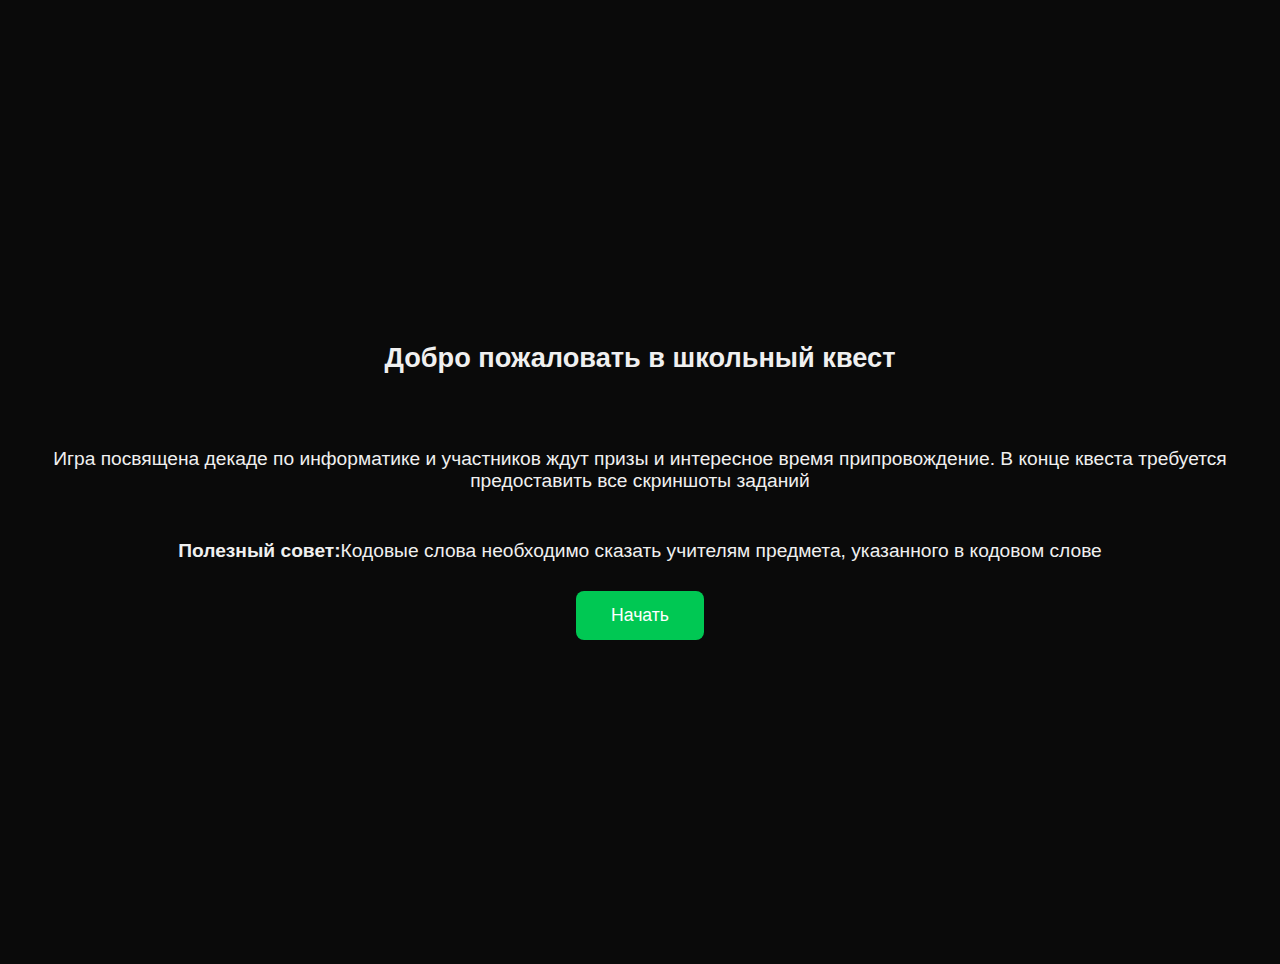
<file: index.html>
<!DOCTYPE html>
<html lang="en">
<head>
    <meta charset="UTF-8">
    <link rel="icon" href="emblem.jpg" type="image/jpg">
    <link rel="stylesheet" href="style.css">
    <meta name="viewport" content="width=device-width, initial-scale=1.0">
    <title>Welcome</title>
 
    </head>
    <body>
    
      <h1>Добро пожаловать в школьный квест</h1>
      <p>Игра посвящена декаде по информатике и участников ждут призы и интересное время припровождение.
          В конце квеста требуется предоставить все скриншоты заданий
       </p>
      <p><strong>Полезный совет:</strong>Кодовые слова необходимо сказать учителям предмета, указанного в кодовом слове </p>
      
      <button onclick="location.href='quest1.html'">Начать</button>
    
    </body>
    </html>
</file>
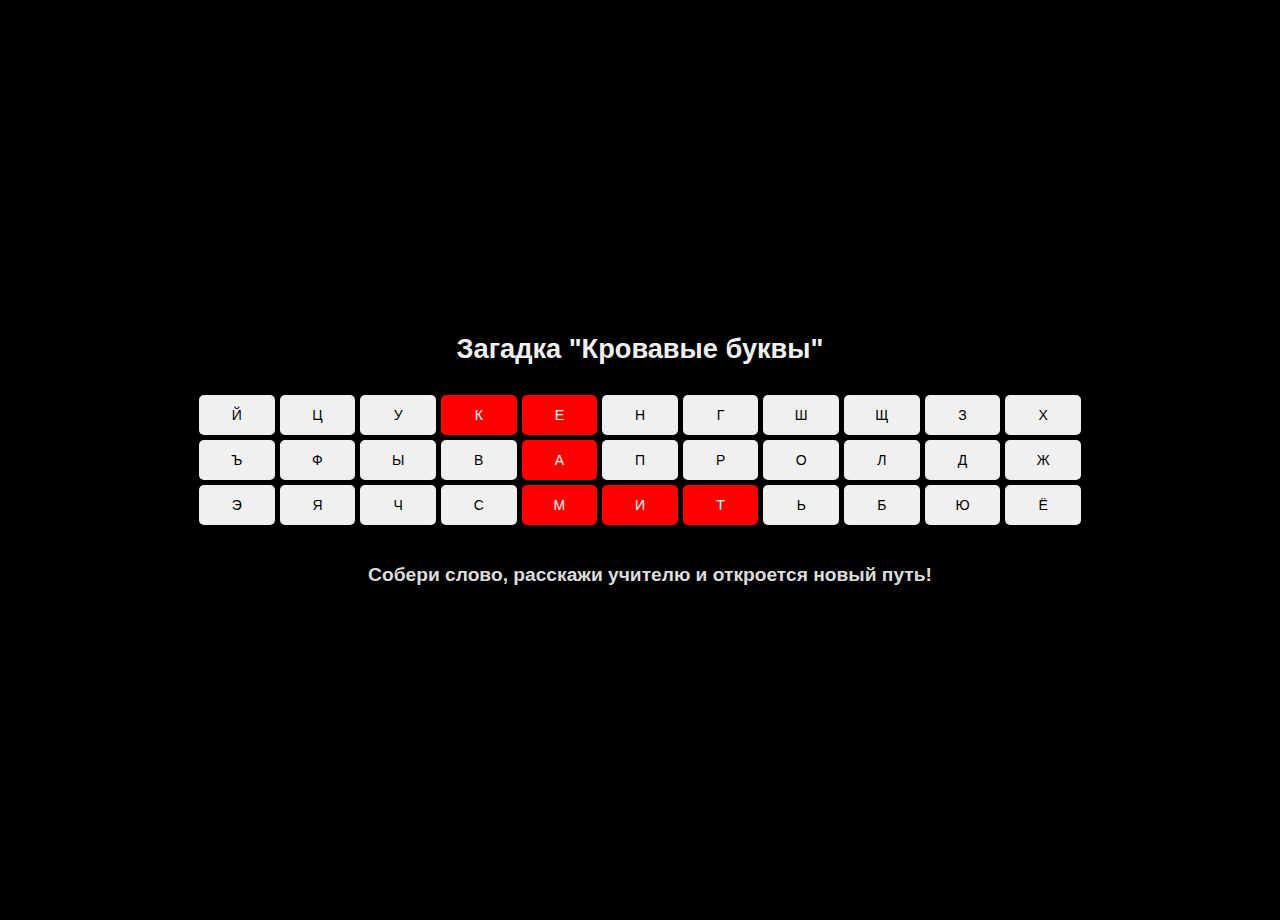
<file: quest1.html>
<!DOCTYPE html>
<html lang="ru">
<head>
  <meta charset="UTF-8">
  <link rel="icon" href="emblem.jpg" type="image/jpg">
  <meta name="viewport" content="width=device-width, initial-scale=1.0">
  <title>Quest №1</title>
  <link rel="stylesheet" href="style1.css">
</head>
<body>
  <div class="soderzh">
    <h1>Загадка "Кровавые буквы"</h1>
    <div class="keyboard"> 
      <div class="key">Й</div>
      <div class="key">Ц</div>
      <div class="key">У</div>
      <div class="key" style="background-color: #FF0000; color: #fff;">К</div>
      <div class="key" style="background-color: #FF0000; color: #fff;">Е</div>
      <div class="key">Н</div>
      <div class="key">Г</div>
      <div class="key">Ш</div>
      <div class="key">Щ</div>
      <div class="key">З</div>
      <div class="key">Х</div>
      <div class="key">Ъ</div>
      
      <div class="key">Ф</div>
      <div class="key">Ы</div>
      <div class="key">В</div>
      <div class="key" style="background-color: #FF0000; color: #fff;">А</div>
      <div class="key">П</div>
      <div class="key">Р</div>
      <div class="key">О</div>
      <div class="key">Л</div>
      <div class="key">Д</div>
      <div class="key">Ж</div>
      <div class="key">Э</div>
      
      <div class="key">Я</div>
      <div class="key">Ч</div>
      <div class="key">С</div>
      <div class="key" style="background-color: #FF0000; color: #fff;">М</div>
      <div class="key" style="background-color: #FF0000; color: #fff;">И</div>
      <div class="key" style="background-color: #FF0000; color: #fff;">Т</div>
      <div class="key">Ь</div>
      <div class="key">Б</div>
      <div class="key">Ю</div>
      <div class="key">Ё</div>
      
    </div> 
    <p class="hint">Собери слово, расскажи учителю и откроется новый путь!</p>
  </div>
</body>
</html>
</file>
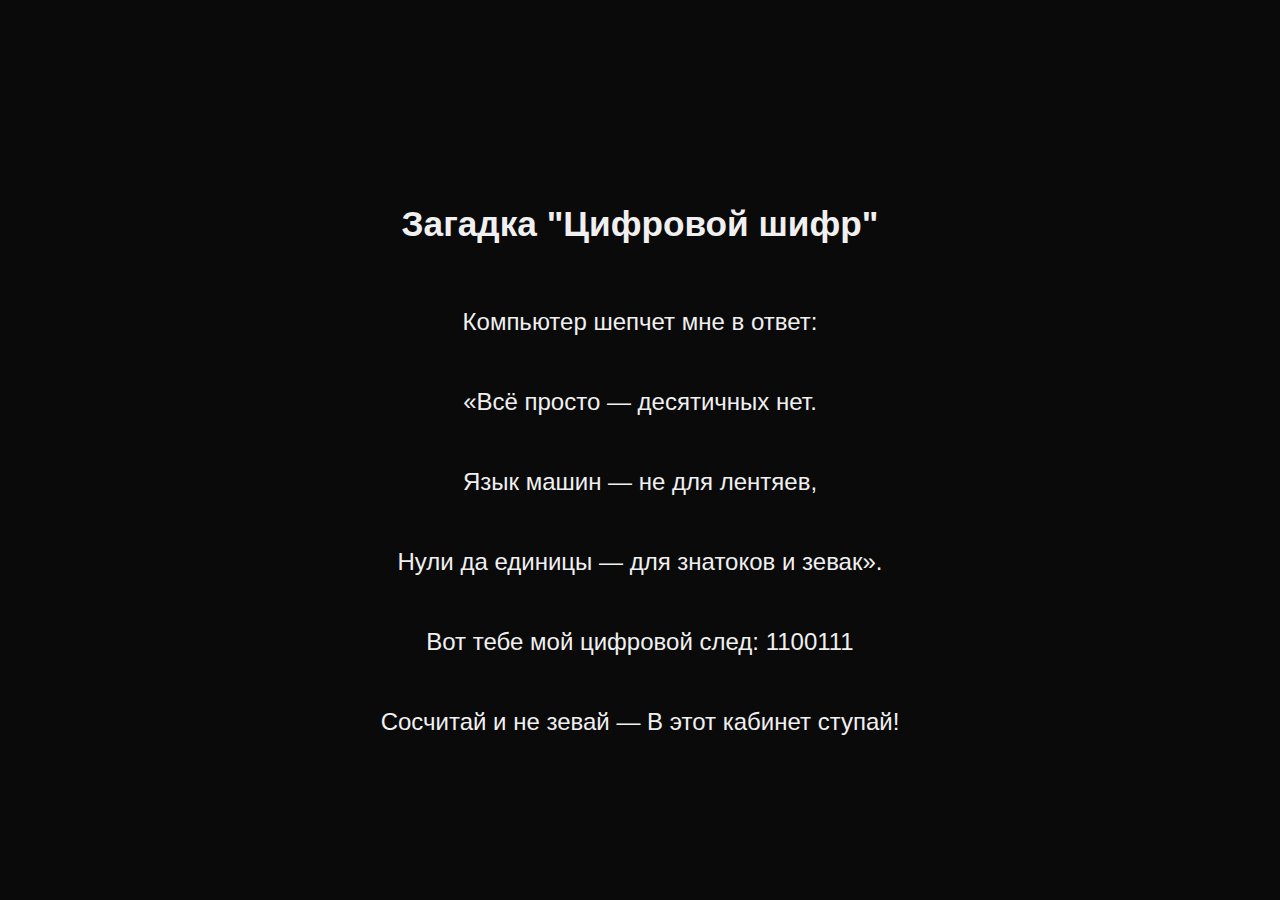
<file: quest2.html>
<!DOCTYPE html>
<html lang="en">
<head>
    <meta charset="UTF-8">
    <link rel="icon" href="emblem.jpg" type="image/jpg">
    <meta name="viewport" content="width=device-width, initial-scale=1.0">
    <title>Quest №2</title>
    <link rel="stylesheet" href="style2.css">
    </head>
<body>
      <div class="soderzh">
        <h1>        Загадка "Цифровой шифр"</h1>
        <p>Компьютер шепчет мне в ответ:</p><br>
        <p>«Всё просто — десятичных нет.</p><br>
        <p>Язык машин — не для лентяев,</p><br>
        <p>Нули да единицы — для знатоков и зевак».</p><br>
        <p>Вот тебе мой цифровой след: 1100111</p><br>
        <p>Сосчитай и не зевай — В этот кабинет ступай!</p>
        
      </div>
    
</body>
</html>
</file>
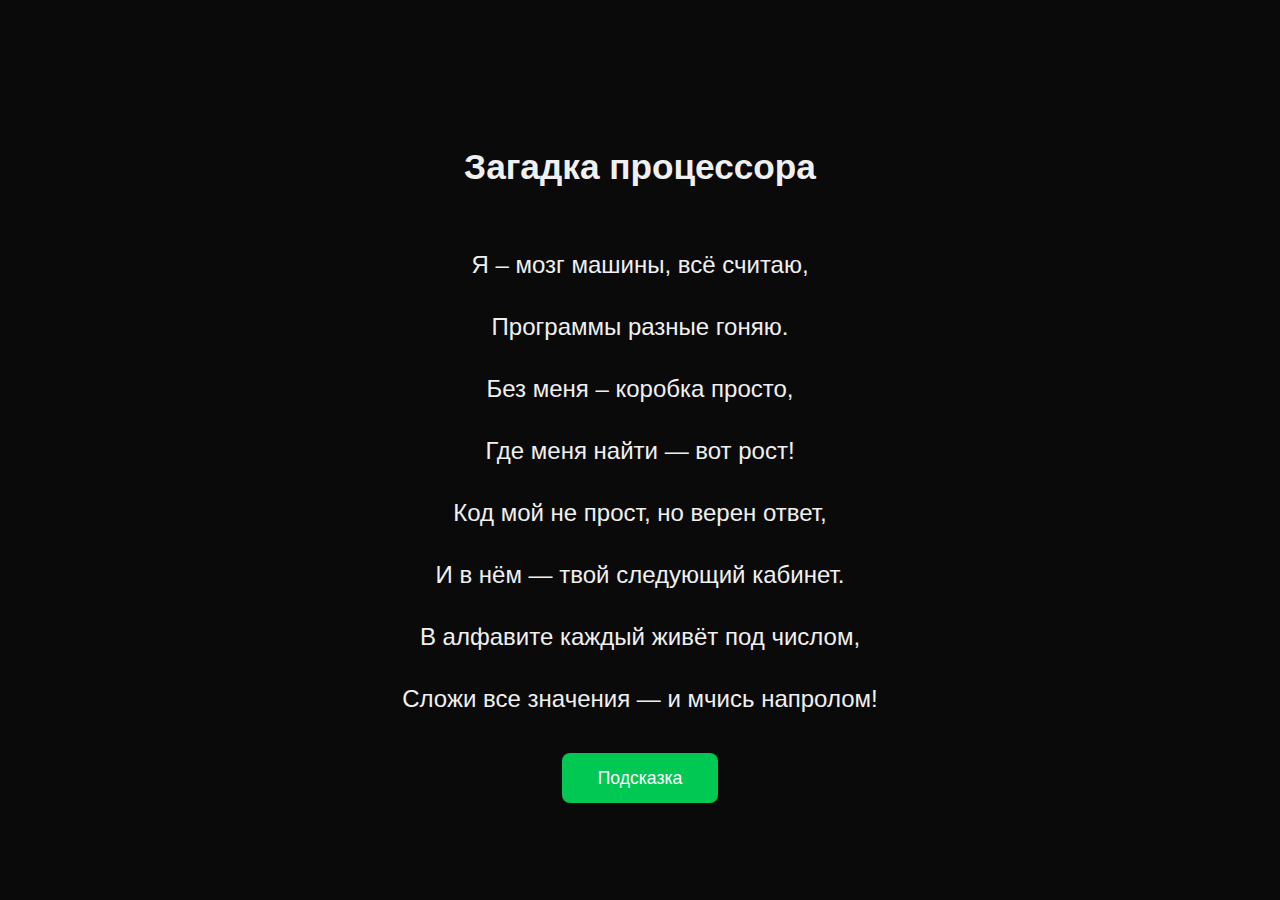
<file: quest3.html>
<!DOCTYPE html>
<html lang="en">
<head>
    <meta charset="UTF-8">
    <link rel="icon" href="emblem.jpg" type="image/jpg">
    <meta name="viewport" content="width=device-width, initial-scale=1.0">
    <title>Quest №3</title>
    <link rel="stylesheet" href="style2.css"> 
 </head>
 
<body>
    <div class="soderzh">
    <h1>Загадка процессора
    </h1>
    <p>Я – мозг машины, всё считаю,</p>
    <p>Программы разные гоняю.</p>
    <p>Без меня – коробка просто,</p>
    <p>Где меня найти — вот рост!</p>

    <p>Код мой не прост, но верен ответ,</p>
    <p>И в нём — твой следующий кабинет.</p>

    <p>В алфавите каждый живёт под числом,</p>
    <p>Сложи все значения — и мчись напролом!</p>

    <button class="button" id="myBtn">Подсказка</button>

 
    <div id="myModal" class="modal">
      <div class="modal-content">
        <span class="close">&times;</span>
        <p class="hint1">Найди в слове «информатика» числовые значения букв (по алфавиту) и сложите получившиеся числа, но запомни, что буква "И - 1".</p>
      </div>
    </div>
    <script src="script.js"></script>
</body>

</html>
</file>
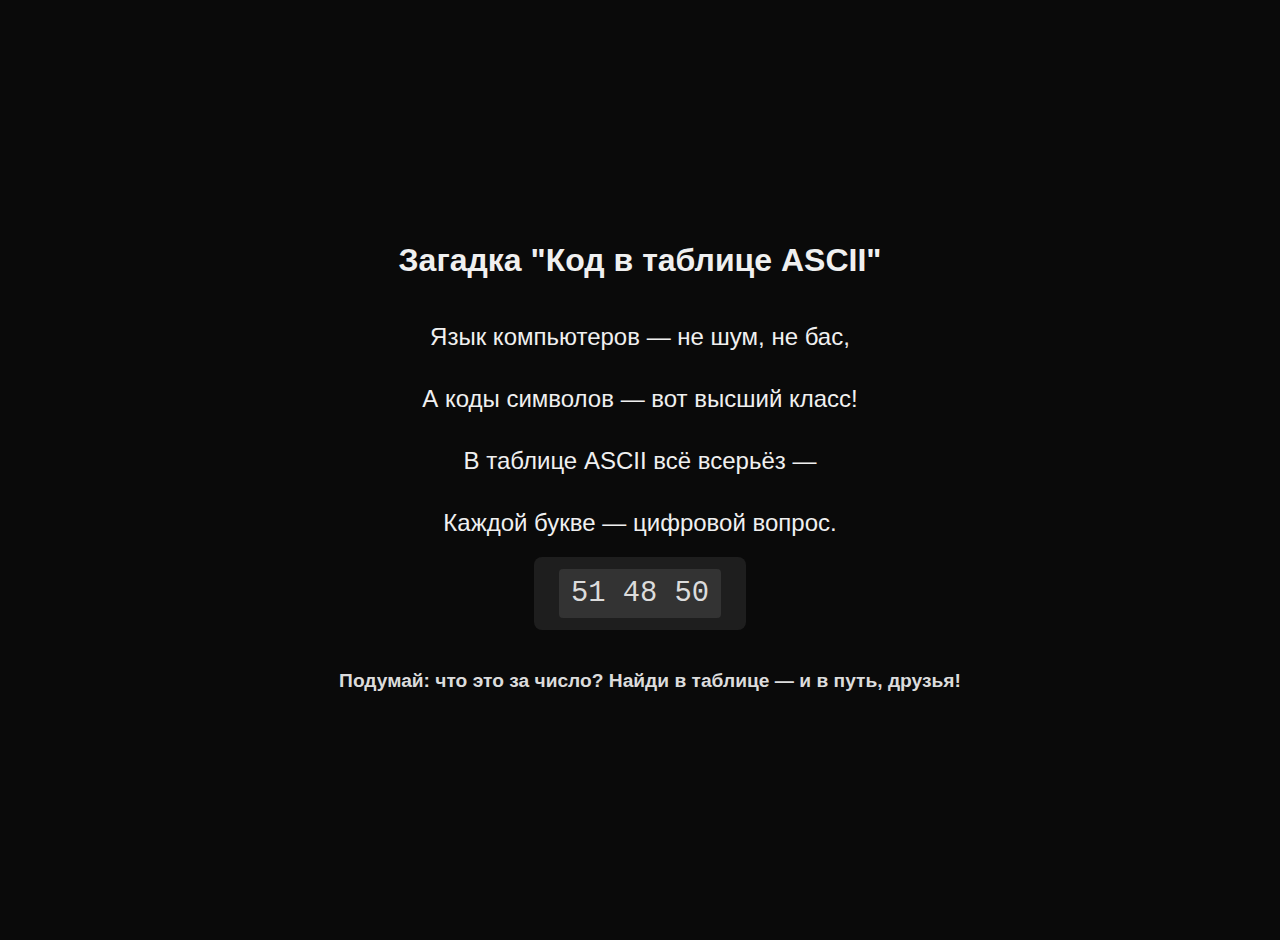
<file: quest4.html>
<!DOCTYPE html>
<html lang="en">
<head>
    <meta charset="UTF-8">
    <link rel="icon" href="emblem.jpg" type="image/jpg">
    <meta name="viewport" content="width=device-width, initial-scale=1.0">
    <title>Quest №4</title>
    <link rel="stylesheet" href="style3.css">
    </head>
<body>
      <div class="soderzh">
        <h1> Загадка "Код в таблице ASCII"
        </h1>

        <p>Язык компьютеров — не шум, не бас,</p>
        <p>А коды символов — вот высший класс!</p> 
        <p>В таблице ASCII всё всерьёз —</p> 
        <p>Каждой букве — цифровой вопрос.</p>         
        <div class="code-container">
            <div class="code-block">
              <span class="code-item">  51 48 50   </span>
            </div>
          </div>
      
          <p class="hint">Подумай: что это за число?
            Найди в таблице — и в путь, друзья!</p>
        </div>
</body>
</file>
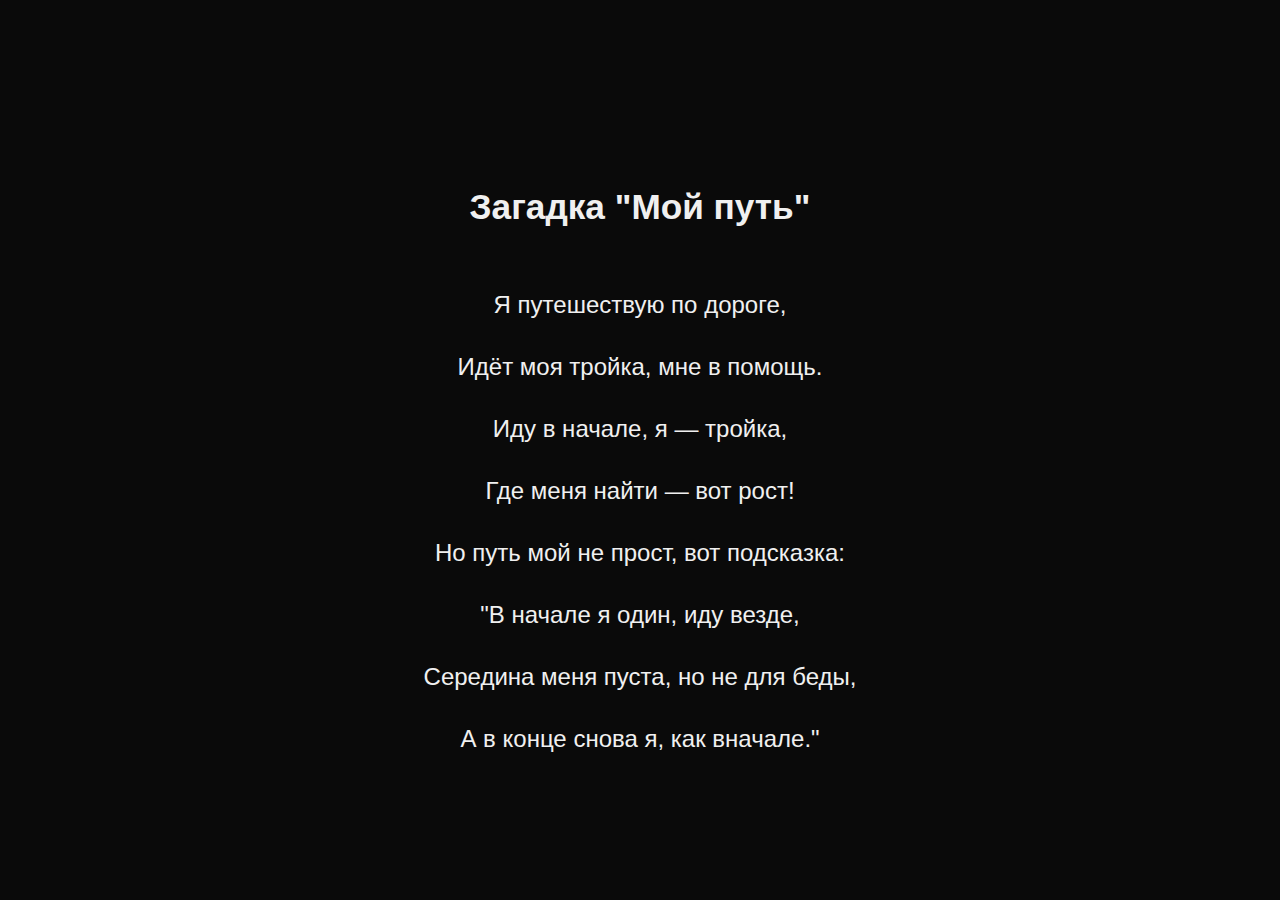
<file: quest5.html>
<!DOCTYPE html>
<html lang="en">
<head>
    <meta charset="UTF-8">
    <link rel="icon" href="emblem.jpg" type="image/jpg">
    <meta name="viewport" content="width=device-width, initial-scale=1.0">
    <title>Quest №5</title>
    <link rel="stylesheet" href="style2.css">
    </head>
<body>
      <div class="soderzh">
        <h1>Загадка "Мой путь" </h1>
        <p>Я путешествую по дороге,
        </p>
        <p>Идёт моя тройка, мне в помощь.
        </p>
        <p>Иду в начале, я — тройка,
        </p>
        <p>Где меня найти — вот рост!</p>
    
        <p>Но путь мой не прост, вот подсказка:
        </p>
        <p>
            "В начале я один, иду везде,
            </p>
    
        <p>Середина меня пуста, но не для беды,
        </p>
        <p>А в конце снова я, как вначале."</p>
        
      </div>
    
</body>
</html>
</file>
<file: style.css>
body {
    margin: 0;
    font-family: sans-serif;
  background-color: #0a0a0a;
  color: #f0f0f0;
     user-select: none !important;
    display: flex;
    flex-direction: column;
    align-items: center;
    justify-content: center;
    padding: 2em;
    min-height: 100vh;
    text-align: center;
 
    max-widht:600px;
    
    }

    h1 {
    font-size: 1.7em;
    margin-bottom: 2em;
    }

    p {
    font-size: 1.2em;
    margin-bottom: 1.5em;
    }

    button {
    font-size: 1.1em;
    padding: 0.8em 2em;
    border: none;
    border-radius: 8px;
    background: #00c853;
    color: white;
    cursor: pointer;
    }

    button:hover {
    background: #00b342;
    }
</file>
<file: style1.css>
html, body {
  margin: 0;
  padding: 0;
  height: 100%;
  background-color: #000;
  font-family: Arial, sans-serif;
  color: #f0f0f0;
  overflow: hidden;
}

.soderzh {
  display: flex;
  flex-direction: column;
  justify-content: center;
  align-items: center;
  height: 100vh;
  text-align: center;
  padding: 10px;
  overflow: auto;
}

h1 {
  font-size: 1.7em;
  margin-bottom: 30px;
}

.keyboard {
  display: grid;
  grid-template-columns: repeat(11, 1fr);  
  gap: 5px;
  justify-content: center;
  width: 70%; 
  margin-bottom: 20px;
}

.key {
  display: flex;
  justify-content: center;
  align-items: center;
  color: #000;
  text-decoration: none;
  background-color: #f0f0f0;
  border-radius: 5px;
  font-size: 14px;  
  cursor: pointer;
  transition: background-color 0.2s;
  -webkit-tap-highlight-color: transparent;
  height: 40px;   
}

.key:hover {
  background-color: #dcdcdc;
}

.hint {
  font-size: 1.2em;
  color: #dcdcdc;
  margin-left: 20px;
  text-align: left;
  font-weight: bold;
}

@media (max-width: 1080px) {
 

  .key {
    height: 40px;
    font-size: 14px;
  }

  .hint {
    font-size: 1.2em;
  }
}

@media (max-width: 768px) {
 

  .key {
    height: 40px;
    font-size: 12px;
  }

  .hint {
    font-size: 1.1em;
  }
}

@media (max-width: 480px) {
 

  .key {
    height: 35px;
    font-size: 15px;
  }

  .hint {
    font-size: 1em;
  }
}
</file>
<file: style2.css>
html, body {
  margin: 0;
  padding: 0;
  font-family: Arial, sans-serif;
  height: 100%;
  background-color: #0a0a0a;
  color: #f0f0f0;
 
    user-select: none;
  text-decoration:none;
}

.soderzh {
  display: flex;
  flex-direction: column;
  justify-content: center;
  align-items: center;
  padding: 50px 20px;
  box-sizing: border-box;
  min-height: 100vh;
  text-align: center;
  overflow: auto;
  max-width: 100%;
}

h1 {
  font-size: 2.2em;
  margin-top: 50px;
  margin-bottom: 40px;
  font-weight: bold;
}

p {
  font-size: 1.5em;
  margin-bottom: 10px;
}

.button {
  font-size: 1.1em;
  padding: 0.8em 2em;
  border: none;
  border-radius: 8px;
  background: #00c853;
  color: white;
  cursor: pointer;
  margin-top: 30px;
  }

  .button:hover {
  background: #00b342;
  }
  .hint1 {
    font-size: 1em;
    color: #dcdcdc;
    text-align: left;
    font-weight: bold;
 
  }

.modal {
  display: none;
  position: fixed;
  z-index: 1;
  left: 0;
  top: 0;
  width: 100%;
  height: 100%;
  overflow: auto;
  background-color: rgba(0, 0, 0, 0.7);  
  padding-top: 60px;
}

 
.modal-content {
  background-color: #0a0a0a;
  color: white;
  font-size: 1.2em;
  padding: 15px;
  border-radius: 10px;
  box-shadow: 0 0 20px 10px rgba(0, 255, 0, 0.7);  
  width: 70%;  
  max-height: 40vh;  
  overflow-y: auto;
  text-align: center;
  margin:  auto;  
}

.modal.open {
  display: block;
}


.close {
  color: #aaa;
  float: right;
  font-size: 28px;
  font-weight: bold;
  margin-bottom:10px;
}

.close:hover,
.close:focus {
  color: white;
  text-decoration: none;
  cursor: pointer;
}

@media (max-width: 768px) {
  h1 {
    font-size: 1.6em;
  }

  p {
    font-size: 1.3em;
  }
  .soderzh {
    padding: 20px 15px;
  }
}
 
@media (max-width: 480px) {
  h1 {
    font-size: 1.4em;
  }

  p {
    font-size: 1em;
  }

  .hint1{
    front-size:0.8em;

  .soderzh {
    padding: 20px 10px;
  }
 
}
</file>
<file: style3.css>
html, body {
  margin: 0;
  padding: 0;
  font-family: Arial, sans-serif;
  height: 100%;
  background-color: #0a0a0a;
  color: #f0f0f0;
    user-select: none;
  overflow: hidden;
}

.soderzh {
  display: flex;
  flex-direction: column;
  justify-content: center;
  align-items: center;
  padding: 20px;
  text-align: center;
  height: 100%;
}

h1 {
  font-size: 2em;
  margin-bottom: 20px;
}

 

.code-container {
  margin-top: 10px;
  background-color: #1e1e1e;
  padding: 20px;
  border-radius: 8px;
  display: inline-block;
}

.code-block {
  font-family: 'Courier New', monospace;
  font-size: 1.5em;
  color: #dcdcdc;
}

.code-item {
  background-color: #333;
  padding: 8px 12px;
  border-radius: 4px;
  color: #dcdcdc;
  text-decoration: none;
  font-size: 1.2em;
  margin: 5px;
}

.hint {
  font-size: 1.2em;
  color: #dcdcdc;
  margin-left: 20px;
  margin-top: 40px;  
  text-align: left;
  font-weight: bold;
}

p {
  font-size: 1.5em;
  margin-bottom: 10px;
}

@media (max-width: 768px) {
  h1 {
    font-size: 1.5em;
  }

 

  .code-item {
    font-size: 1.2em;
  }

  .hint {
    font-size: 1em;
    margin-top: 35px;
  }
}

@media (max-width: 480px) {
  h1 {
    font-size: 1.3em;
  }

 

  .code-item {
    font-size: 1em;
  }

  .hint {
    font-size: 0.9em;
    margin-top: 30px;
  }
  p {
    font-size: 0.9em;
 
  }
}
</file>
